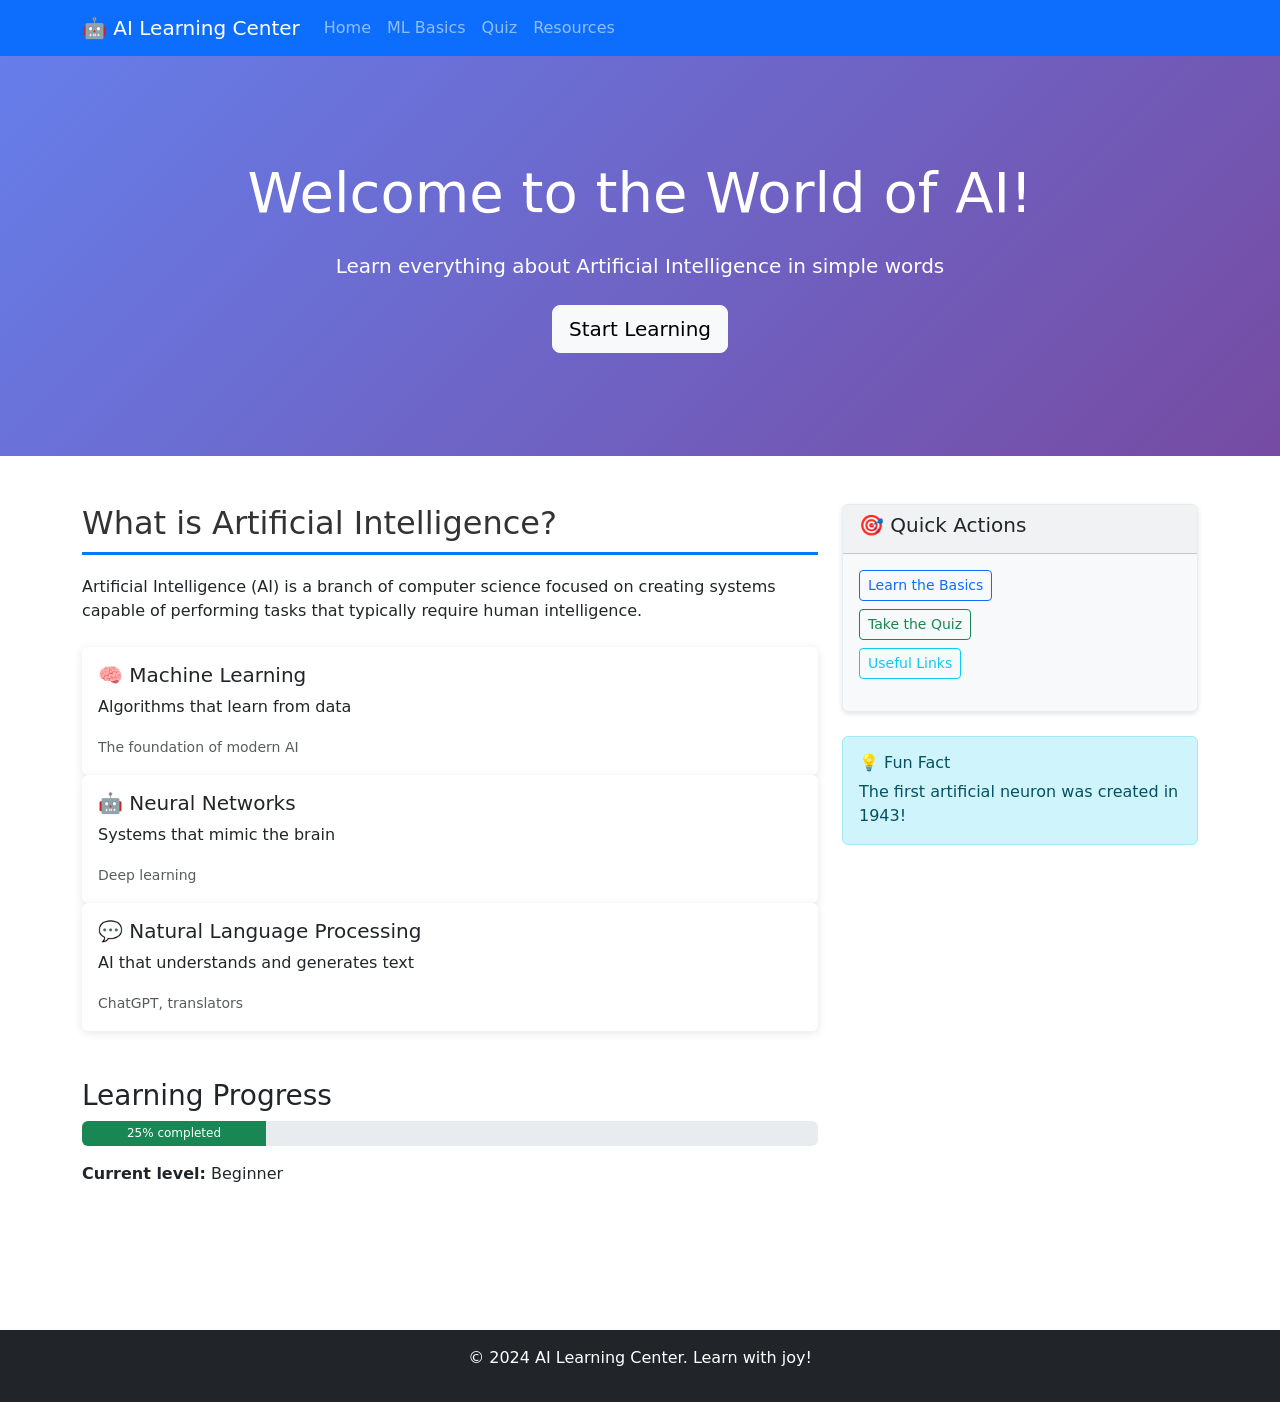
<file: week8/tarzaniuss-cs50-problems-2025-x-homepage/index.html>
<!DOCTYPE html>
<html lang="en">
    <head>
        <meta charset="UTF-8">
        <meta name="viewport" content="width=device-width, initial-scale=1.0">
        <link href="https://cdn.jsdelivr.net/npm/bootstrap@5.3.3/dist/css/bootstrap.min.css" rel="stylesheet" integrity="sha384-QWTKZyjpPEjISv5WaRU9OFeRpok6YctnYmDr5pNlyT2bRjXh0JMhjY6hW+ALEwIH" crossorigin="anonymous">
        <script src="https://code.jquery.com/jquery-3.5.1.slim.min.js" integrity="sha384-DfXdz2htPH0lsSSs5nCTpuj/zy4C+OGpamoFVy38MVBnE+IbbVYUew+OrCXaRkfj" crossorigin="anonymous"></script>
        <script src="https://cdn.jsdelivr.net/npm/bootstrap@4.5.3/dist/js/bootstrap.bundle.min.js" integrity="sha384-ho+j7jyWK8fNQe+A12Hb8AhRq26LrZ/JpcUGGOn+Y7RsweNrtN/tE3MoK7ZeZDyx" crossorigin="anonymous"></script>

        <link href="styles.css" rel="stylesheet">
        <title>My Webpage</title>
    </head>
    <body>
        <!-- Navigation -->
        <nav class="navbar navbar-expand-lg navbar-dark bg-primary">
            <div class="container">
                <a class="navbar-brand" href="index.html">🤖 AI Learning Center</a>
                <button class="navbar-toggler" type="button" data-toggle="collapse" data-target="#navbarNav">
                    <span class="navbar-toggler-icon"></span>
                </button>
                <div class="collapse navbar-collapse" id="navbarNav">
                    <ul class="navbar-nav ml-auto">
                        <li class="nav-item active">
                            <a class="nav-link" href="index.html">Home</a>
                        </li>
                        <li class="nav-item">
                            <a class="nav-link" href="basics.html">ML Basics</a>
                        </li>
                        <li class="nav-item">
                            <a class="nav-link" href="quiz.html">Quiz</a>
                        </li>
                        <li class="nav-item">
                            <a class="nav-link" href="resources.html">Resources</a>
                        </li>
                    </ul>
                </div>
            </div>
        </nav>

        <!-- Hero Section -->
        <header class="hero-section text-white text-center py-5">
            <div class="container">
                <h1 class="display-4 mb-4">Welcome to the World of AI!</h1>
                <p class="lead mb-4">Learn everything about Artificial Intelligence in simple words</p>
                <button class="btn btn-light btn-lg" onclick="showWelcomeAlert()">Start Learning</button>
            </div>
        </header>

        <!-- Main Content -->
        <main class="container my-5">
            <div class="row">
                <div class="col-lg-8">
                    <section class="mb-5">
                        <h2 class="section-title">What is Artificial Intelligence?</h2>
                        <p>Artificial Intelligence (AI) is a branch of computer science focused on creating systems capable of performing tasks that typically require human intelligence.</p>

                        <div class="card-deck mt-4">
                            <div class="card ai-card">
                                <div class="card-body">
                                    <h5 class="card-title">🧠 Machine Learning</h5>
                                    <p class="card-text">Algorithms that learn from data</p>
                                    <small class="text-muted">The foundation of modern AI</small>
                                </div>
                            </div>
                            <div class="card ai-card">
                                <div class="card-body">
                                    <h5 class="card-title">🤖 Neural Networks</h5>
                                    <p class="card-text">Systems that mimic the brain</p>
                                    <small class="text-muted">Deep learning</small>
                                </div>
                            </div>
                            <div class="card ai-card">
                                <div class="card-body">
                                    <h5 class="card-title">💬 Natural Language Processing</h5>
                                    <p class="card-text">AI that understands and generates text</p>
                                    <small class="text-muted">ChatGPT, translators</small>
                                </div>
                            </div>
                        </div>
                    </section>

                    <section class="mb-5">
                        <h3>Learning Progress</h3>
                        <div class="progress mb-3" style="height: 25px;">
                            <div class="progress-bar bg-success progress-bar-animated" role="progressbar" style="width: 25%">
                                25% completed
                            </div>
                        </div>
                        <p><strong>Current level:</strong> Beginner</p>
                    </section>
                </div>

                <aside class="col-lg-4">
                    <div class="card sidebar-card">
                        <div class="card-header">
                            <h5>🎯 Quick Actions</h5>
                        </div>
                        <div class="card-body">
                            <ul class="list-unstyled">
                                <li><a href="basics.html" class="btn btn-outline-primary btn-sm mb-2 btn-block">Learn the Basics</a></li>
                                <li><a href="quiz.html" class="btn btn-outline-success btn-sm mb-2 btn-block">Take the Quiz</a></li>
                                <li><a href="resources.html" class="btn btn-outline-info btn-sm btn-block">Useful Links</a></li>
                            </ul>
                        </div>
                    </div>

                    <div class="alert alert-info mt-4" role="alert">
                        <h6 class="alert-heading">💡 Fun Fact</h6>
                        <p class="mb-0">The first artificial neuron was created in 1943!</p>
                    </div>
                </aside>
            </div>
        </main>

        <!-- Footer -->
        <footer class="bg-dark text-white text-center py-3 mt-5">
            <div class="container">
                <p>&copy; 2024 AI Learning Center. Learn with joy!</p>
            </div>
        </footer>

        <!-- Custom JavaScript -->
        <script>
            function showWelcomeAlert() {
                alert('Welcome to AI Learning Center! Ready to start your journey into the world of Artificial Intelligence?');
            }

            // Progress bar animation on load
            window.addEventListener('load', function() {
                setTimeout(function() {
                    const progressBar = document.querySelector('.progress-bar');
                    progressBar.style.width = '25%';
                }, 1000);
            });
        </script>
    </body>
</html>
</file>
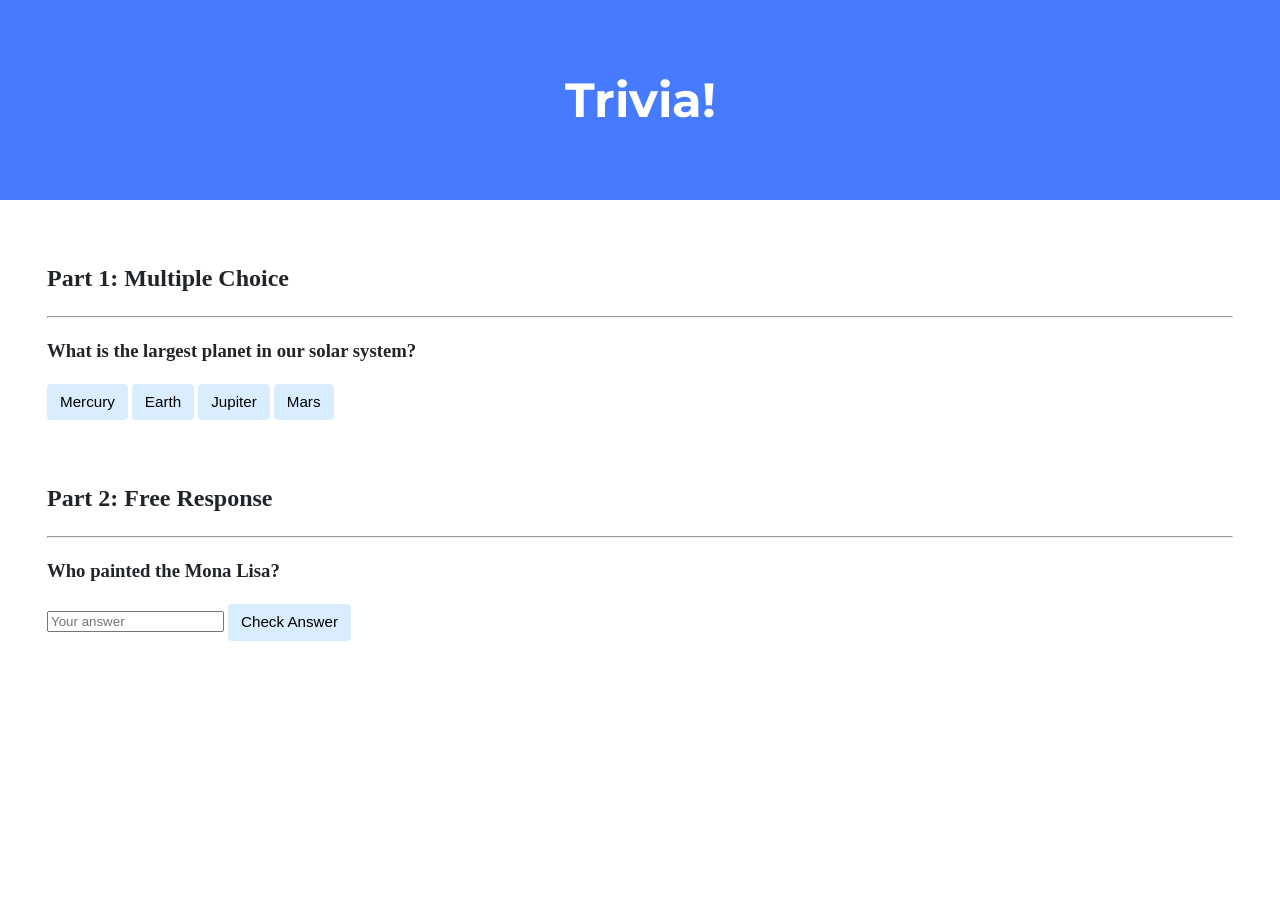
<file: week8/tarzaniuss-cs50-problems-2025-x-trivia/index.html>
<!DOCTYPE html>

<html lang="en">
    <head>
        <link href="https://fonts.googleapis.com/css2?family=Montserrat:wght@500&display=swap" rel="stylesheet">
        <link href="styles.css" rel="stylesheet">
        <title>Trivia!</title>
        <script>
            document.addEventListener('DOMContentLoaded', function () {
                const result = document.querySelector('#result');
                const correctId = 'jupiterButton';

                document.querySelectorAll('#part1 button').forEach(button => {
                    button.addEventListener('click', function () {
                        document.querySelectorAll('#part1 button').forEach(btn => btn.style.backgroundColor = '');

                        if (this.id === correctId) {
                            this.style.backgroundColor = 'green';
                            result.textContent = 'Correct!';
                        } else {
                            this.style.backgroundColor = 'red';
                            result.textContent = 'Incorrect';
                        }
                    });
                });

                const answer = document.querySelector('#answer');
                const input = document.querySelector('#part2 #userInput');
                const correctAnswer = 'leonardo da vinci';

                document.querySelector('#part2 #SubmitButton').addEventListener('click', function(){
                event.preventDefault();

                    if(input.value.toLowerCase() == correctAnswer)
                    {
                        input.style.backgroundColor = 'green';
                        answer.textContent = 'Correct!';
                    }
                    else
                    {
                        input.style.backgroundColor = 'red';
                        answer.textContent = 'Incorrect!';
                    }

                });
            });

        </script>
    </head>
    <body>
        <div class="header">
            <h1>Trivia!</h1>
        </div>

        <div class="container">
            <div id="part1" class="section">
                <h2>Part 1: Multiple Choice </h2>
                <hr>
                <h3>What is the largest planet in our solar system? </h3>
                <button id="mercuryButton">Mercury</button>
                <button id="earthButton">Earth</button>
                <button id="jupiterButton">Jupiter</button>
                <button id="marsButton">Mars</button>
                <p id="result"></p>
            </div>

            <div id="part2" class="section">
                <h2>Part 2: Free Response</h2>
                <hr>
                <h3>Who painted the Mona Lisa? </h3>
                    <input id="userInput" placeholder="Your answer">
                    <button id="SubmitButton">Check Answer</button>
                    <p id="answer"></p>
            </div>
        </div>
    </body>
</html>
</file>
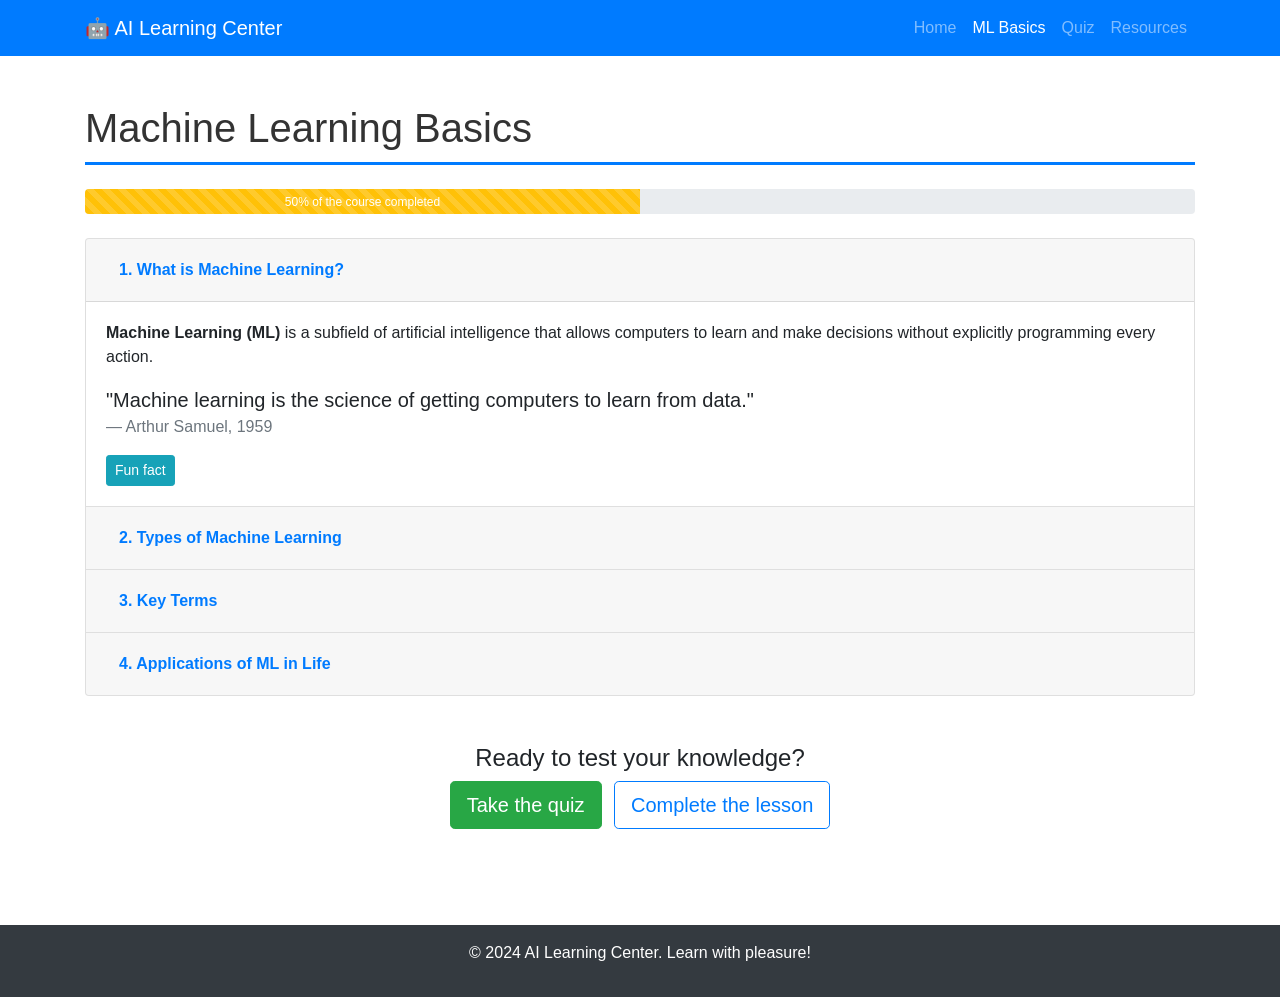
<file: week8/tarzaniuss-cs50-problems-2025-x-homepage/basics.html>
<!DOCTYPE html>
<html lang="en">
<head>
    <meta charset="UTF-8">
    <meta name="viewport" content="width=device-width, initial-scale=1.0">
    <title>Machine Learning Basics - AI Learning Center</title>

    <!-- Bootstrap CSS -->
    <link rel="stylesheet" href="https://cdn.jsdelivr.net/npm/bootstrap@4.5.3/dist/css/bootstrap.min.css" integrity="sha384-TX8t27EcRE3e/ihU7zmQxVncDAy5uIKz4rEkgIXeMed4M0jlfIDPvg6uqKI2xXr2" crossorigin="anonymous">
    <script src="https://code.jquery.com/jquery-3.5.1.slim.min.js" integrity="sha384-DfXdz2htPH0lsSSs5nCTpuj/zy4C+OGpamoFVy38MVBnE+IbbVYUew+OrCXaRkfj" crossorigin="anonymous"></script>
    <script src="https://cdn.jsdelivr.net/npm/bootstrap@4.5.3/dist/js/bootstrap.bundle.min.js" integrity="sha384-ho+j7jyWK8fNQe+A12Hb8AhRq26LrZ/JpcUGGOn+Y7RsweNrtN/tE3MoK7ZeZDyx" crossorigin="anonymous"></script>

    <!-- Custom CSS -->
    <link href="styles.css" rel="stylesheet">
</head>
<body>
    <!-- Navigation -->
    <nav class="navbar navbar-expand-lg navbar-dark bg-primary">
        <div class="container">
            <a class="navbar-brand" href="index.html">🤖 AI Learning Center</a>
            <button class="navbar-toggler" type="button" data-toggle="collapse" data-target="#navbarNav">
                <span class="navbar-toggler-icon"></span>
            </button>
            <div class="collapse navbar-collapse" id="navbarNav">
                <ul class="navbar-nav ml-auto">
                    <li class="nav-item">
                        <a class="nav-link" href="index.html">Home</a>
                    </li>
                    <li class="nav-item active">
                        <a class="nav-link" href="basics.html">ML Basics</a>
                    </li>
                    <li class="nav-item">
                        <a class="nav-link" href="quiz.html">Quiz</a>
                    </li>
                    <li class="nav-item">
                        <a class="nav-link" href="resources.html">Resources</a>
                    </li>
                </ul>
            </div>
        </div>
    </nav>

    <!-- Main Content -->
    <main class="container my-5">
        <div class="row">
            <div class="col-lg-12">
                <h1 class="section-title mb-4">Machine Learning Basics</h1>

                <!-- Progress tracking -->
                <div class="progress mb-4" style="height: 25px;">
                    <div class="progress-bar bg-warning progress-bar-striped progress-bar-animated" role="progressbar" style="width: 50%">
                        50% of the course completed
                    </div>
                </div>

                <!-- Accordion with ML concepts -->
                <div class="accordion" id="mlBasicsAccordion">

                    <!-- What is ML -->
                    <div class="card">
                        <div class="card-header" id="headingOne">
                            <h2 class="mb-0">
                                <button class="btn btn-link btn-block text-left" type="button" data-toggle="collapse" data-target="#collapseOne">
                                    <strong>1. What is Machine Learning?</strong>
                                </button>
                            </h2>
                        </div>
                        <div id="collapseOne" class="collapse show" data-parent="#mlBasicsAccordion">
                            <div class="card-body">
                                <p><strong>Machine Learning (ML)</strong> is a subfield of artificial intelligence that allows computers to learn and make decisions without explicitly programming every action.</p>
                                <blockquote class="blockquote">
                                    <p class="mb-0">"Machine learning is the science of getting computers to learn from data."</p>
                                    <footer class="blockquote-footer">Arthur Samuel, 1959</footer>
                                </blockquote>
                                <button class="btn btn-sm btn-info" onclick="showMLFact()">Fun fact</button>
                            </div>
                        </div>
                    </div>

                    <!-- Types of ML -->
                    <div class="card">
                        <div class="card-header" id="headingTwo">
                            <h2 class="mb-0">
                                <button class="btn btn-link btn-block text-left collapsed" type="button" data-toggle="collapse" data-target="#collapseTwo">
                                    <strong>2. Types of Machine Learning</strong>
                                </button>
                            </h2>
                        </div>
                        <div id="collapseTwo" class="collapse" data-parent="#mlBasicsAccordion">
                            <div class="card-body">
                                <div class="row">
                                    <div class="col-md-4">
                                        <div class="card ai-card h-100">
                                            <div class="card-body">
                                                <h5 class="card-title">📚 Supervised Learning</h5>
                                                <p class="card-text">The algorithm learns from examples with known answers</p>
                                                <small><em>Example: spam detection</em></small>
                                            </div>
                                        </div>
                                    </div>
                                    <div class="col-md-4">
                                        <div class="card ai-card h-100">
                                            <div class="card-body">
                                                <h5 class="card-title">🔍 Unsupervised Learning</h5>
                                                <p class="card-text">Finding hidden patterns in data</p>
                                                <small><em>Example: customer segmentation</em></small>
                                            </div>
                                        </div>
                                    </div>
                                    <div class="col-md-4">
                                        <div class="card ai-card h-100">
                                            <div class="card-body">
                                                <h5 class="card-title">🎮 Reinforcement Learning</h5>
                                                <p class="card-text">Learning through rewards and penalties</p>
                                                <small><em>Example: games, robotics</em></small>
                                            </div>
                                        </div>
                                    </div>
                                </div>
                            </div>
                        </div>
                    </div>

                    <!-- Key Terms -->
                    <div class="card">
                        <div class="card-header" id="headingThree">
                            <h2 class="mb-0">
                                <button class="btn btn-link btn-block text-left collapsed" type="button" data-toggle="collapse" data-target="#collapseThree">
                                    <strong>3. Key Terms</strong>
                                </button>
                            </h2>
                        </div>
                        <div id="collapseThree" class="collapse" data-parent="#mlBasicsAccordion">
                            <div class="card-body">
                                <dl class="row">
                                    <dt class="col-sm-3">Algorithm</dt>
                                    <dd class="col-sm-9">A set of rules for solving a problem</dd>

                                    <dt class="col-sm-3">Data</dt>
                                    <dd class="col-sm-9">Information used to train a model</dd>

                                    <dt class="col-sm-3">Model</dt>
                                    <dd class="col-sm-9">The result of training an algorithm on data</dd>

                                    <dt class="col-sm-3">Training</dt>
                                    <dd class="col-sm-9">The process of teaching a model with data</dd>

                                    <dt class="col-sm-3">Prediction</dt>
                                    <dd class="col-sm-9">The output of a trained model</dd>
                                </dl>
                            </div>
                        </div>
                    </div>

                    <!-- Applications -->
                    <div class="card">
                        <div class="card-header" id="headingFour">
                            <h2 class="mb-0">
                                <button class="btn btn-link btn-block text-left collapsed" type="button" data-toggle="collapse" data-target="#collapseFour">
                                    <strong>4. Applications of ML in Life</strong>
                                </button>
                            </h2>
                        </div>
                        <div id="collapseFour" class="collapse" data-parent="#mlBasicsAccordion">
                            <div class="card-body">
                                <ul class="list-group list-group-flush">
                                    <li class="list-group-item">🎵 Music recommendations (Spotify, YouTube Music)</li>
                                    <li class="list-group-item">🛒 Online shopping (Amazon, eBay)</li>
                                    <li class="list-group-item">🗺️ Navigation and maps (Google Maps, Waze)</li>
                                    <li class="list-group-item">📧 Email spam filtering</li>
                                    <li class="list-group-item">🏥 Medical diagnostics</li>
                                    <li class="list-group-item">🚗 Autonomous cars</li>
                                    <li class="list-group-item">💬 Translators (Google Translate)</li>
                                    <li class="list-group-item">🔍 Search engines</li>
                                </ul>
                            </div>
                        </div>
                    </div>
                </div>

                <!-- Interactive element -->
                <div class="text-center mt-5">
                    <h4>Ready to test your knowledge?</h4>
                    <a href="quiz.html" class="btn btn-success btn-lg">Take the quiz</a>
                    <button class="btn btn-outline-primary btn-lg ml-2" onclick="updateProgress()">Complete the lesson</button>
                </div>
            </div>
        </div>
    </main>

    <!-- Footer -->
    <footer class="bg-dark text-white text-center py-3 mt-5">
        <div class="container">
            <p>&copy; 2024 AI Learning Center. Learn with pleasure!</p>
        </div>
    </footer>



    <!-- Custom JavaScript -->
    <script>
        function showMLFact() {
            alert('Fun fact: The first machine learning algorithm (linear regression) was invented as early as 1805 by mathematician Adrien-Marie Legendre!');
        }

        function updateProgress() {
            const progressBar = document.querySelector('.progress-bar');
            progressBar.style.width = '75%';
            progressBar.textContent = '75% of the course completed';
            progressBar.classList.remove('bg-warning');
            progressBar.classList.add('bg-success');

            alert('Congratulations! You have successfully completed the lesson on the basics of machine learning.');
        }

        // Animation for card appearance on scroll
        window.addEventListener('scroll', function() {
            const cards = document.querySelectorAll('.ai-card');
            cards.forEach(card => {
                const rect = card.getBoundingClientRect();
                const isVisible = rect.top < window.innerHeight && rect.bottom > 0;

                if (isVisible) {
                    card.style.opacity = '1';
                    card.style.transform = 'translateY(0)';
                }
            });
        });
    </script>
</body>
</html>
</file>
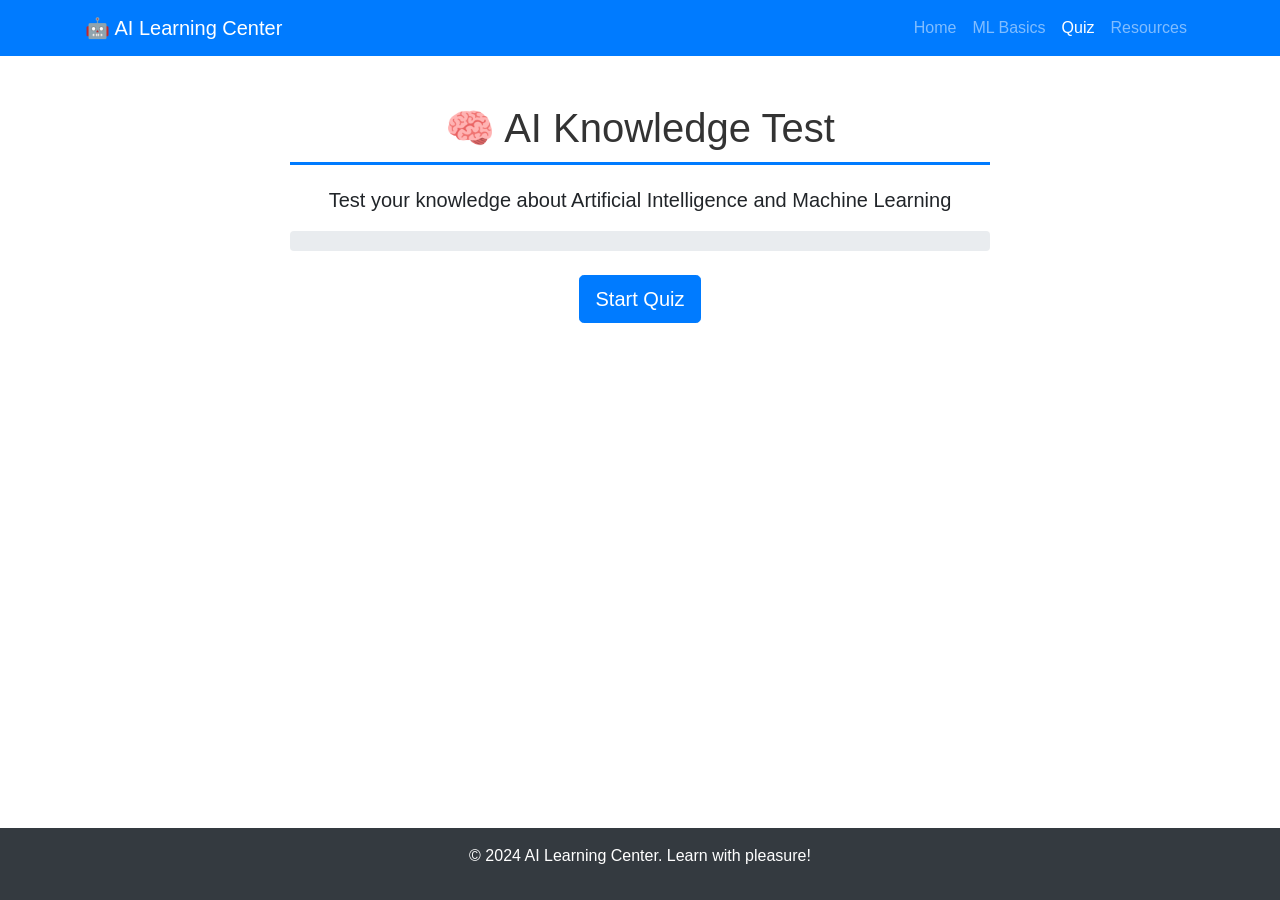
<file: week8/tarzaniuss-cs50-problems-2025-x-homepage/quiz.html>
<!DOCTYPE html>
<html lang="en">
<head>
    <meta charset="UTF-8">
    <meta name="viewport" content="width=device-width, initial-scale=1.0">
    <title>AI Quiz - AI Learning Center</title>

    <!-- Bootstrap CSS -->
    <link rel="stylesheet" href="https://cdn.jsdelivr.net/npm/bootstrap@4.5.3/dist/css/bootstrap.min.css" integrity="sha384-TX8t27EcRE3e/ihU7zmQxVncDAy5uIKz4rEkgIXeMed4M0jlfIDPvg6uqKI2xXr2" crossorigin="anonymous">
    <script src="https://code.jquery.com/jquery-3.5.1.slim.min.js" integrity="sha384-DfXdz2htPH0lsSSs5nCTpuj/zy4C+OGpamoFVy38MVBnE+IbbVYUew+OrCXaRkfj" crossorigin="anonymous"></script>
    <script src="https://cdn.jsdelivr.net/npm/bootstrap@4.5.3/dist/js/bootstrap.bundle.min.js" integrity="sha384-ho+j7jyWK8fNQe+A12Hb8AhRq26LrZ/JpcUGGOn+Y7RsweNrtN/tE3MoK7ZeZDyx" crossorigin="anonymous"></script>

    <!-- Custom CSS -->
    <link href="styles.css" rel="stylesheet">
</head>
<body>
    <!-- Navigation -->
    <nav class="navbar navbar-expand-lg navbar-dark bg-primary">
        <div class="container">
            <a class="navbar-brand" href="index.html">🤖 AI Learning Center</a>
            <button class="navbar-toggler" type="button" data-toggle="collapse" data-target="#navbarNav">
                <span class="navbar-toggler-icon"></span>
            </button>
            <div class="collapse navbar-collapse" id="navbarNav">
                <ul class="navbar-nav ml-auto">
                    <li class="nav-item">
                        <a class="nav-link" href="index.html">Home</a>
                    </li>
                    <li class="nav-item">
                        <a class="nav-link" href="basics.html">ML Basics</a>
                    </li>
                    <li class="nav-item active">
                        <a class="nav-link" href="quiz.html">Quiz</a>
                    </li>
                    <li class="nav-item">
                        <a class="nav-link" href="resources.html">Resources</a>
                    </li>
                </ul>
            </div>
        </div>
    </nav>

    <!-- Main Content -->
    <main class="container my-5">
        <div class="quiz-container">
            <div class="text-center mb-4">
                <h1 class="section-title">🧠 AI Knowledge Test</h1>
                <p class="lead">Test your knowledge about Artificial Intelligence and Machine Learning</p>

                <!-- Quiz Progress -->
                <div class="progress mb-3" style="height: 20px;">
                    <div class="progress-bar bg-info" role="progressbar" style="width: 0%" id="quizProgress">
                        Question 0 of 5
                    </div>
                </div>

                <!-- Score Display -->
                <div class="score-display mb-3" id="scoreDisplay" style="display: none;">
                    Your score: <span id="currentScore">0</span>/5
                </div>
            </div>

            <!-- Quiz Questions Container -->
            <div id="quizContainer">
            </div>

            <!-- Quiz Controls -->
            <div class="text-center mt-4">
                <button class="btn btn-primary btn-lg" id="startQuizBtn" onclick="startQuiz()">
                    Start Quiz
                </button>
                <button class="btn btn-success btn-lg" id="nextQuestionBtn" onclick="nextQuestion()" style="display: none;">
                    Next Question
                </button>
                <button class="btn btn-info btn-lg" id="showResultsBtn" onclick="showResults()" style="display: none;">
                    Show Results
                </button>
                <button class="btn btn-outline-secondary btn-lg" id="restartQuizBtn" onclick="restartQuiz()" style="display: none;">
                    Try Again
                </button>
            </div>

            <!-- Results Modal -->
            <div class="modal fade" id="resultsModal" tabindex="-1" role="dialog">
                <div class="modal-dialog" role="document">
                    <div class="modal-content">
                        <div class="modal-header">
                            <h5 class="modal-title">🎉 Quiz Results</h5>
                            <button type="button" class="close" data-dismiss="modal">
                                <span>&times;</span>
                            </button>
                        </div>
                        <div class="modal-body" id="modalResults">
                            <!-- Results content will be inserted here -->
                        </div>
                        <div class="modal-footer">
                            <button type="button" class="btn btn-secondary" data-dismiss="modal">Close</button>
                            <a href="resources.html" class="btn btn-primary">Learn More</a>
                        </div>
                    </div>
                </div>
            </div>
        </div>
    </main>

    <!-- Footer -->
    <footer class="bg-dark text-white text-center py-3 mt-5">
        <div class="container">
            <p>&copy; 2024 AI Learning Center. Learn with pleasure!</p>
        </div>
    </footer>


    <!-- Custom JavaScript for Quiz -->
    <script>
        // Quiz data
        const quizQuestions = [
            {
                question: "What does the abbreviation 'AI' mean?",
                options: ["Artificial Intelligence", "Automated Integration", "Advanced Interface", "Algorithmic Implementation"],
                correct: 0,
                explanation: "AI means Artificial Intelligence — a branch of computer science."
            },
            {
                question: "Which type of learning requires labeled data (correct answers)?",
                options: ["Unsupervised Learning", "Supervised Learning", "Reinforcement Learning", "Deep Learning"],
                correct: 1,
                explanation: "Supervised learning uses data with known correct answers."
            },
            {
                question: "What is a neural network?",
                options: ["The Internet for robots", "A system that mimics the brain's work", "A database", "An operating system"],
                correct: 1,
                explanation: "A neural network is a system of artificial neurons that mimics the human brain."
            },
            {
                question: "Which algorithm is often used for recommendations on Netflix or YouTube?",
                options: ["Linear Regression", "Machine Learning", "Quantum Algorithms", "Binary Search"],
                correct: 1,
                explanation: "Machine learning algorithms analyze your preferences and recommend similar content."
            },
            {
                question: "Which is NOT an example of AI application?",
                options: ["Google Translate", "Calculator", "Face Recognition", "Voice Assistants"],
                correct: 1,
                explanation: "A regular calculator performs simple calculations without AI."
            }
        ];

        let currentQuestion = 0;
        let score = 0;
        let userAnswers = [];
        let quizStarted = false;

        function startQuiz() {
            quizStarted = true;
            currentQuestion = 0;
            score = 0;
            userAnswers = [];

            document.getElementById('startQuizBtn').style.display = 'none';
            document.getElementById('scoreDisplay').style.display = 'block';

            showQuestion();
            updateProgress();
        }

        function showQuestion() {
            if (currentQuestion < quizQuestions.length) {
                const question = quizQuestions[currentQuestion];
                const container = document.getElementById('quizContainer');

                container.innerHTML = `
                    <div class="question-card" id="currentQuestionCard">
                        <h4 class="mb-3">Question ${currentQuestion + 1}:</h4>
                        <p class="lead mb-4">${question.question}</p>
                        <div class="options-container">
                            ${question.options.map((option, index) => `
                                <button class="option-btn" onclick="selectOption(${index})" data-option="${index}">
                                    ${String.fromCharCode(65 + index)}. ${option}
                                </button>
                            `).join('')}
                        </div>
                        <div class="explanation mt-3" id="explanation" style="display: none;">
                            <div class="alert alert-info">
                                <strong>Explanation:</strong> <span id="explanationText"></span>
                            </div>
                        </div>
                    </div>
                `;
            }
        }

        function selectOption(selectedIndex) {
            const question = quizQuestions[currentQuestion];
            const options = document.querySelectorAll('.option-btn');
            const currentCard = document.getElementById('currentQuestionCard');

            options.forEach(option => {
                option.disabled = true;
                option.classList.remove('selected');
            });

            options[selectedIndex].classList.add('selected');

            if (selectedIndex === question.correct) {
                score++;
                currentCard.classList.add('correct');
                options[selectedIndex].style.backgroundColor = '#28a745';
                options[selectedIndex].style.borderColor = '#28a745';
            } else {
                currentCard.classList.add('incorrect');
                options[selectedIndex].style.backgroundColor = '#dc3545';
                options[selectedIndex].style.borderColor = '#dc3545';
                options[question.correct].style.backgroundColor = '#28a745';
                options[question.correct].style.borderColor = '#28a745';
            }

            userAnswers[currentQuestion] = selectedIndex;

            document.getElementById('explanation').style.display = 'block';
            document.getElementById('explanationText').textContent = question.explanation;

            document.getElementById('currentScore').textContent = score;

            if (currentQuestion < quizQuestions.length - 1) {
                document.getElementById('nextQuestionBtn').style.display = 'inline-block';
            } else {
                document.getElementById('showResultsBtn').style.display = 'inline-block';
            }
        }

        function nextQuestion() {
            currentQuestion++;
            document.getElementById('nextQuestionBtn').style.display = 'none';
            showQuestion();
            updateProgress();
        }

        function updateProgress() {
            const progress = ((currentQuestion + 1) / quizQuestions.length) * 100;
            const progressBar = document.getElementById('quizProgress');
            progressBar.style.width = progress + '%';
            progressBar.textContent = `Question ${currentQuestion + 1} of ${quizQuestions.length}`;
        }

        function showResults() {
            const percentage = Math.round((score / quizQuestions.length) * 100);
            let resultMessage = '';
            let resultClass = '';

            if (percentage >= 80) {
                resultMessage = 'Excellent! You know AI very well! 🏆';
                resultClass = 'text-success';
            } else if (percentage >= 60) {
                resultMessage = 'Good! Your knowledge is at a solid level! 👍';
                resultClass = 'text-info';
            } else {
                resultMessage = 'Not bad, but there’s room for improvement! 📚';
                resultClass = 'text-warning';
            }

            document.getElementById('modalResults').innerHTML = `
                <div class="text-center">
                    <h3 class="${resultClass}">${resultMessage}</h3>
                    <div class="score-display my-3">
                        ${score} out of ${quizQuestions.length} correct answers (${percentage}%)
                    </div>
                    <div class="progress mb-3" style="height: 30px;">
                        <div class="progress-bar ${percentage >= 80 ? 'bg-success' : percentage >= 60 ? 'bg-info' : 'bg-warning'}"
                             role="progressbar" style="width: ${percentage}%">
                            ${percentage}%
                        </div>
                    </div>
                    <p>Keep studying AI to become a true expert!</p>
                </div>
            `;

            $('#resultsModal').modal('show');
            document.getElementById('showResultsBtn').style.display = 'none';
            document.getElementById('restartQuizBtn').style.display = 'inline-block';
        }

        function restartQuiz() {
            currentQuestion = 0;
            score = 0;
            userAnswers = [];
            quizStarted = false;

            document.getElementById('quizContainer').innerHTML = '';
            document.getElementById('startQuizBtn').style.display = 'inline-block';
            document.getElementById('nextQuestionBtn').style.display = 'none';
            document.getElementById('showResultsBtn').style.display = 'none';
            document.getElementById('restartQuizBtn').style.display = 'none';
            document.getElementById('scoreDisplay').style.display = 'none';

            const progressBar = document.getElementById('quizProgress');
            progressBar.style.width = '0%';
            progressBar.textContent = 'Question 0 of 5';
        }

        window.addEventListener('load', function() {
            const title = document.querySelector('.section-title');
            title.style.opacity = '0';
            title.style.transform = 'translateY(-20px)';

            setTimeout(function() {
                title.style.transition = 'all 0.5s ease';
                title.style.opacity = '1';
                title.style.transform = 'translateY(0)';
            }, 200);
        });
    </script>
</body>
</html>
</file>
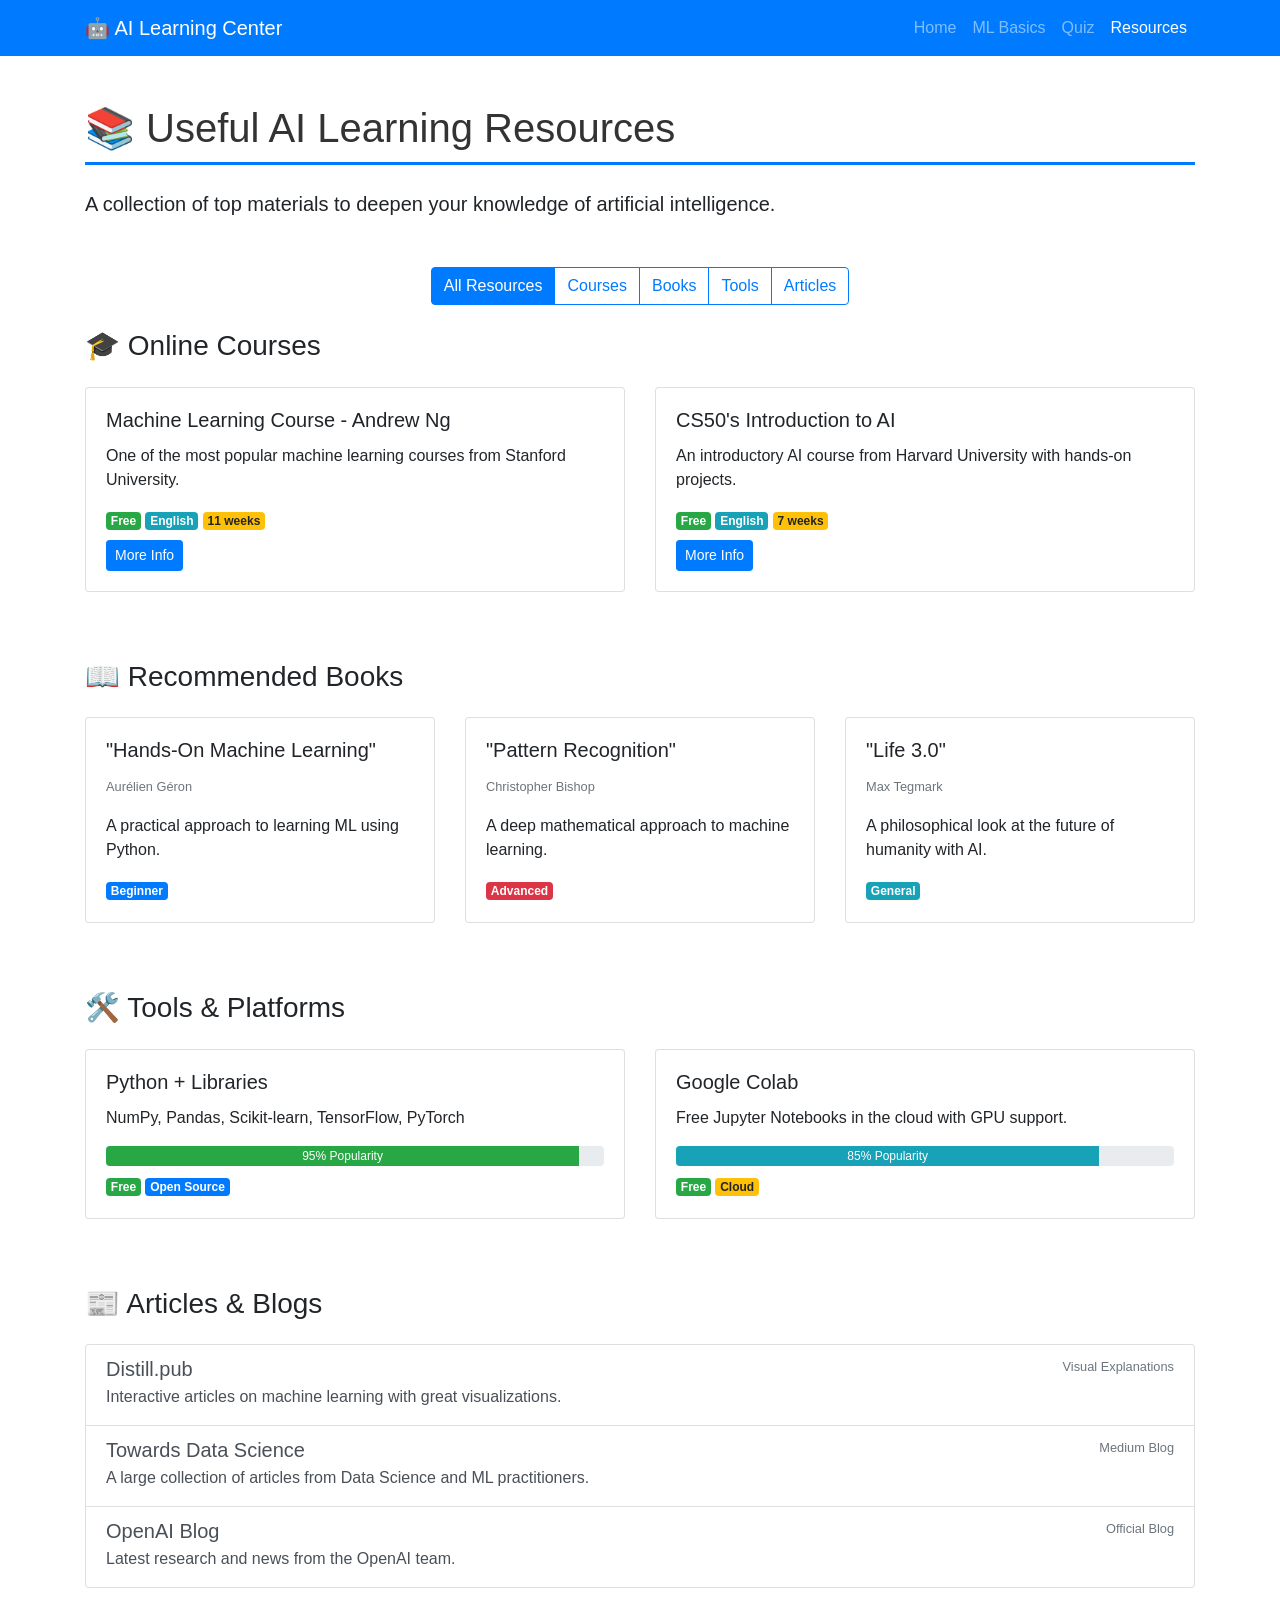
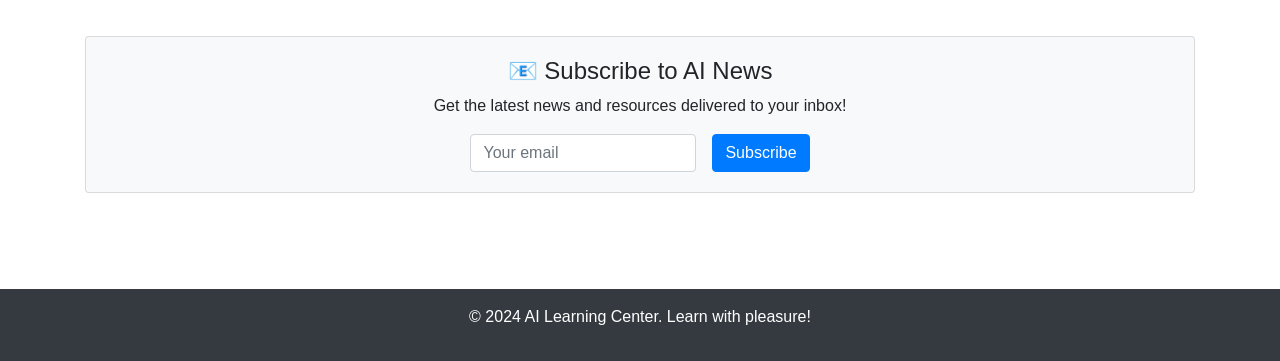
<file: week8/tarzaniuss-cs50-problems-2025-x-homepage/resources.html>
<!DOCTYPE html>
<html lang="en">
<head>
    <meta charset="UTF-8">
    <meta name="viewport" content="width=device-width, initial-scale=1.0">
    <title>Useful Resources - AI Learning Center</title>

    <!-- Bootstrap CSS -->
    <link rel="stylesheet" href="https://cdn.jsdelivr.net/npm/bootstrap@4.5.3/dist/css/bootstrap.min.css" crossorigin="anonymous">
    <script src="https://code.jquery.com/jquery-3.5.1.slim.min.js" crossorigin="anonymous"></script>
    <script src="https://cdn.jsdelivr.net/npm/bootstrap@4.5.3/dist/js/bootstrap.bundle.min.js" crossorigin="anonymous"></script>

    <!-- Custom CSS -->
    <link href="styles.css" rel="stylesheet">
</head>
<body>
    <!-- Navigation -->
    <nav class="navbar navbar-expand-lg navbar-dark bg-primary">
        <div class="container">
            <a class="navbar-brand" href="index.html">🤖 AI Learning Center</a>
            <button class="navbar-toggler" type="button" data-toggle="collapse" data-target="#navbarNav">
                <span class="navbar-toggler-icon"></span>
            </button>
            <div class="collapse navbar-collapse" id="navbarNav">
                <ul class="navbar-nav ml-auto">
                    <li class="nav-item">
                        <a class="nav-link" href="index.html">Home</a>
                    </li>
                    <li class="nav-item">
                        <a class="nav-link" href="basics.html">ML Basics</a>
                    </li>
                    <li class="nav-item">
                        <a class="nav-link" href="quiz.html">Quiz</a>
                    </li>
                    <li class="nav-item active">
                        <a class="nav-link" href="resources.html">Resources</a>
                    </li>
                </ul>
            </div>
        </div>
    </nav>

    <!-- Main Content -->
    <main class="container my-5">
        <div class="row">
            <div class="col-lg-12">
                <h1 class="section-title mb-4">📚 Useful AI Learning Resources</h1>
                <p class="lead mb-5">A collection of top materials to deepen your knowledge of artificial intelligence.</p>

                <!-- Filter buttons -->
                <div class="text-center mb-4">
                    <div class="btn-group" role="group">
                        <button type="button" class="btn btn-outline-primary active" onclick="filterResources('all')">All Resources</button>
                        <button type="button" class="btn btn-outline-primary" onclick="filterResources('courses')">Courses</button>
                        <button type="button" class="btn btn-outline-primary" onclick="filterResources('books')">Books</button>
                        <button type="button" class="btn btn-outline-primary" onclick="filterResources('tools')">Tools</button>
                        <button type="button" class="btn btn-outline-primary" onclick="filterResources('articles')">Articles</button>
                    </div>
                </div>

                <!-- Online Courses Section -->
                <section class="mb-5" data-category="courses">
                    <h3 class="mb-4">🎓 Online Courses</h3>
                    <div class="row">
                        <div class="col-md-6">
                            <div class="card resource-card">
                                <div class="card-body">
                                    <h5 class="card-title">Machine Learning Course - Andrew Ng</h5>
                                    <p class="card-text">One of the most popular machine learning courses from Stanford University.</p>
                                    <div class="mb-2">
                                        <span class="badge badge-success">Free</span>
                                        <span class="badge badge-info">English</span>
                                        <span class="badge badge-warning">11 weeks</span>
                                    </div>
                                    <button class="btn btn-primary btn-sm" onclick="showCourseInfo('andrew-ng')">More Info</button>
                                </div>
                            </div>
                        </div>
                        <div class="col-md-6">
                            <div class="card resource-card">
                                <div class="card-body">
                                    <h5 class="card-title">CS50's Introduction to AI</h5>
                                    <p class="card-text">An introductory AI course from Harvard University with hands-on projects.</p>
                                    <div class="mb-2">
                                        <span class="badge badge-success">Free</span>
                                        <span class="badge badge-info">English</span>
                                        <span class="badge badge-warning">7 weeks</span>
                                    </div>
                                    <button class="btn btn-primary btn-sm" onclick="showCourseInfo('cs50-ai')">More Info</button>
                                </div>
                            </div>
                        </div>
                    </div>
                </section>

                <!-- Books Section -->
                <section class="mb-5" data-category="books">
                    <h3 class="mb-4">📖 Recommended Books</h3>
                    <div class="row">
                        <div class="col-md-4">
                            <div class="card resource-card">
                                <div class="card-body">
                                    <h5 class="card-title">"Hands-On Machine Learning"</h5>
                                    <p class="card-text"><small class="text-muted">Aurélien Géron</small></p>
                                    <p class="card-text">A practical approach to learning ML using Python.</p>
                                    <span class="badge badge-primary">Beginner</span>
                                </div>
                            </div>
                        </div>
                        <div class="col-md-4">
                            <div class="card resource-card">
                                <div class="card-body">
                                    <h5 class="card-title">"Pattern Recognition"</h5>
                                    <p class="card-text"><small class="text-muted">Christopher Bishop</small></p>
                                    <p class="card-text">A deep mathematical approach to machine learning.</p>
                                    <span class="badge badge-danger">Advanced</span>
                                </div>
                            </div>
                        </div>
                        <div class="col-md-4">
                            <div class="card resource-card">
                                <div class="card-body">
                                    <h5 class="card-title">"Life 3.0"</h5>
                                    <p class="card-text"><small class="text-muted">Max Tegmark</small></p>
                                    <p class="card-text">A philosophical look at the future of humanity with AI.</p>
                                    <span class="badge badge-info">General</span>
                                </div>
                            </div>
                        </div>
                    </div>
                </section>

                <!-- Tools Section -->
                <section class="mb-5" data-category="tools">
                    <h3 class="mb-4">🛠️ Tools & Platforms</h3>
                    <div class="row">
                        <div class="col-md-6">
                            <div class="card resource-card">
                                <div class="card-body">
                                    <h5 class="card-title">Python + Libraries</h5>
                                    <p class="card-text">NumPy, Pandas, Scikit-learn, TensorFlow, PyTorch</p>
                                    <div class="progress mb-2" style="height: 20px;">
                                        <div class="progress-bar bg-success" role="progressbar" style="width: 95%">
                                            95% Popularity
                                        </div>
                                    </div>
                                    <span class="badge badge-success">Free</span>
                                    <span class="badge badge-primary">Open Source</span>
                                </div>
                            </div>
                        </div>
                        <div class="col-md-6">
                            <div class="card resource-card">
                                <div class="card-body">
                                    <h5 class="card-title">Google Colab</h5>
                                    <p class="card-text">Free Jupyter Notebooks in the cloud with GPU support.</p>
                                    <div class="progress mb-2" style="height: 20px;">
                                        <div class="progress-bar bg-info" role="progressbar" style="width: 85%">
                                            85% Popularity
                                        </div>
                                    </div>
                                    <span class="badge badge-success">Free</span>
                                    <span class="badge badge-warning">Cloud</span>
                                </div>
                            </div>
                        </div>
                    </div>
                </section>

                <!-- Articles & Blogs Section -->
                <section class="mb-5" data-category="articles">
                    <h3 class="mb-4">📰 Articles & Blogs</h3>
                    <div class="list-group">
                        <a href="#" class="list-group-item list-group-item-action" onclick="showArticleTooltip(event,this)">
                            <div class="d-flex w-100 justify-content-between">
                                <h5 class="mb-1">Distill.pub</h5>
                                <small class="text-muted">Visual Explanations</small>
                            </div>
                            <p class="mb-1">Interactive articles on machine learning with great visualizations.</p>
                        </a>
                        <a href="#" class="list-group-item list-group-item-action" onclick="showArticleTooltip(event,this)">
                            <div class="d-flex w-100 justify-content-between">
                                <h5 class="mb-1">Towards Data Science</h5>
                                <small class="text-muted">Medium Blog</small>
                            </div>
                            <p class="mb-1">A large collection of articles from Data Science and ML practitioners.</p>
                        </a>
                        <a href="#" class="list-group-item list-group-item-action" onclick="showArticleTooltip(event,this)">
                            <div class="d-flex w-100 justify-content-between">
                                <h5 class="mb-1">OpenAI Blog</h5>
                                <small class="text-muted">Official Blog</small>
                            </div>
                            <p class="mb-1">Latest research and news from the OpenAI team.</p>
                        </a>
                    </div>
                </section>

                <!-- Newsletter Subscription -->
                <div class="card bg-light mt-5">
                    <div class="card-body text-center">
                        <h4>📧 Subscribe to AI News</h4>
                        <p>Get the latest news and resources delivered to your inbox!</p>
                        <form class="form-inline justify-content-center" onsubmit="subscribeNewsletter(event)">
                            <div class="form-group mx-2">
                                <label for="emailInput" class="sr-only">Email</label>
                                <input type="email" class="form-control" id="emailInput" placeholder="Your email" required>
                            </div>
                            <button type="submit" class="btn btn-primary mx-2">Subscribe</button>
                        </form>
                    </div>
                </div>
            </div>
        </div>
    </main>

    <!-- Footer -->
    <footer class="bg-dark text-white text-center py-3 mt-5">
        <div class="container">
            <p>&copy; 2024 AI Learning Center. Learn with pleasure!</p>
        </div>
    </footer>



    <!-- Custom JavaScript -->
    <script>
        // Filter resources by category
        function filterResources(category) {
            const sections = document.querySelectorAll('section[data-category]');
            const buttons = document.querySelectorAll('.btn-group .btn');

            buttons.forEach(btn => {
                btn.classList.remove('active');
                if (btn.textContent.toLowerCase().includes(category) ||
                   (category === 'all' && btn.textContent === 'All Resources')) {
                    btn.classList.add('active');
                }
            });

            sections.forEach(section => {
                if (category === 'all' || section.getAttribute('data-category') === category) {
                    section.style.display = 'block';
                    section.style.opacity = '0';
                    setTimeout(() => {
                        section.style.transition = 'opacity 0.5s ease';
                        section.style.opacity = '1';
                    }, 100);
                } else {
                    section.style.display = 'none';
                }
            });
        }

        function showCourseInfo(courseId) {
            const courseInfo = {
                'andrew-ng': {
                    title: 'Machine Learning Course by Andrew Ng',
                    description: 'This course covers the basics of machine learning, linear and logistic regression, neural networks, and recommender systems.',
                    duration: '11 weeks',
                    effort: '5-7 hours per week'
                },
                'cs50-ai': {
                    title: 'CS50s Introduction to Artificial Intelligence',
                    description: 'Learn AI concepts and algorithms through hands-on projects: search, knowledge, uncertainty, optimization, and machine learning.',
                    duration: '7 weeks',
                    effort: '10-20 hours per week'
                }
            };

            const course = courseInfo[courseId];
            if (course) {
                alert(`${course.title}\n\n${course.description}\n\nDuration: ${course.duration}\nEffort: ${course.effort}`);
            }
        }

        function showArticleTooltip(event, element) {
            event.preventDefault();
            const tooltips = {
                'Distill.pub': 'Distill.pub is a journal focused on clear explanations of machine learning with interactive visualizations.',
                'Towards Data Science': 'One of the largest Medium blogs dedicated to Data Science with thousands of articles from experts.',
                'OpenAI Blog': 'The official OpenAI blog with the latest AI research.'
            };

            const title = element.querySelector('h5').textContent;
            const tooltip = tooltips[title];

            if (tooltip) {
                const existingTooltip = document.querySelector('.custom-tooltip');
                if (existingTooltip) existingTooltip.remove();

                const tooltipElement = document.createElement('div');
                tooltipElement.className = 'alert alert-info custom-tooltip mt-2';
                tooltipElement.textContent = tooltip;
                element.appendChild(tooltipElement);


            }
        }

        function subscribeNewsletter(event) {
            event.preventDefault();
            const email = document.getElementById('emailInput').value;

            if (email) {
                alert(`Thank you for subscribing! A confirmation has been sent to ${email}`);
                document.getElementById('emailInput').value = '';
            }
        }

        function revealCards() {
            const cards = document.querySelectorAll('.resource-card');
            const windowHeight = window.innerHeight;

            cards.forEach(card => {
                const elementTop = card.getBoundingClientRect().top;
                const elementVisible = 150;

                if (elementTop < windowHeight - elementVisible) {
                    card.style.opacity = '1';
                    card.style.transform = 'translateY(0)';
                }
            });
        }

        window.addEventListener('scroll', function() {
            const cards = document.querySelectorAll('.resource-card');
            const windowHeight = window.innerHeight;

            cards.forEach(card => {
                const elementTop = card.getBoundingClientRect().top;
                const elementVisible = 150;

                if (elementTop < windowHeight - elementVisible) {
                    card.style.opacity = '1';
                    card.style.transform = 'translateY(0)';
                }
            });
        });

        window.addEventListener('load', function() {
            const cards = document.querySelectorAll('.resource-card');
            cards.forEach(card => {
                card.style.opacity = '0';
                card.style.transform = 'translateY(20px)';
                card.style.transition = 'all 0.6s ease';
            });
                revealCards();
        });
    </script>
</body>
</html>
</file>
<file: week8/tarzaniuss-cs50-problems-2025-x-homepage/styles.css>
html, body {
    height: 100%;
    margin: 0;
    padding: 0;
}

body {
    display: flex;
    flex-direction: column;
    min-height: 100vh;
}

main {
    flex: 1;
}

.hero-section {
    background: linear-gradient(135deg, #667eea 0%, #764ba2 100%);
    min-height: 400px;
    display: flex;
    align-items: center;
}

.section-title {
    color: #333;
    border-bottom: 3px solid #007bff;
    padding-bottom: 10px;
    margin-bottom: 20px;
}

.ai-card {
    transition: transform 0.3s ease, box-shadow 0.3s ease;
    border: none;
    box-shadow: 0 2px 10px rgba(0,0,0,0.1);
}

.ai-card:hover {
    transform: translateY(-5px);
    box-shadow: 0 5px 20px rgba(0,0,0,0.2);
}

.sidebar-card {
    background: #f8f9fa;
    border: 1px solid #e9ecef;
    box-shadow: 0 2px 5px rgba(0,0,0,0.1);
}

.quiz-container {
    max-width: 700px;
    margin: 0 auto;
}

.question-card {
    border: 2px solid #e9ecef;
    border-radius: 10px;
    padding: 20px;
    margin-bottom: 20px;
    background: white;
}

.question-card.correct {
    border-color: #28a745;
    background-color: #d4edda;
}

.question-card.incorrect {
    border-color: #dc3545;
    background-color: #f8d7da;
}

.option-btn {
    width: 100%;
    text-align: left;
    margin-bottom: 10px;
    padding: 12px 15px;
    border: 2px solid #e9ecef;
    background: white;
    border-radius: 8px;
    transition: all 0.3s ease;
}

.option-btn:hover {
    background: #f8f9fa;
    border-color: #007bff;
}

.option-btn.selected {
    background: #007bff;
    color: white;
    border-color: #007bff;
}

.score-display {
    font-size: 1.5rem;
    font-weight: bold;
    color: #28a745;
}

.resource-card {
    margin-bottom: 20px;
    transition: transform 0.2s ease;
}

.resource-card:hover {
    transform: scale(1.02);
}

@media (max-width: 768px) {
    .hero-section {
        min-height: 300px;
    }

    .hero-section h1 {
        font-size: 2.5rem;
    }

    .card-deck .card {
        margin-bottom: 20px;
    }
}
</file>
<file: week8/tarzaniuss-cs50-problems-2025-x-trivia/styles.css>
body {
    background-color: #fff;
    color: #212529;
    font-size: 1rem;
    font-weight: 400;
    line-height: 1.5;
    margin: 0;
    text-align: left;
}

.container {
    margin-left: auto;
    margin-right: auto;
    padding-left: 15px;
    padding-right: 15px;
}

.header {
    background-color: #477bff;
    color: #fff;
    margin-bottom: 2rem;
    padding: 2rem 1rem;
    text-align: center;
}

.section {
    padding: 0.5rem 2rem 1rem 2rem;
}

.section:hover {
    background-color: #f5f5f5;
    transition: color 2s ease-in-out, background-color 0.15s ease-in-out;
}

h1 {
    font-family: 'Montserrat', sans-serif;
    font-size: 48px;
}

button, input[type="submit"] {
    background-color: #d9edff;
    border: 1px solid transparent;
    border-radius: 0.25rem;
    font-size: 0.95rem;
    font-weight: 400;
    line-height: 1.5;
    padding: 0.375rem 0.75rem;
    text-align: center;
    transition: color 0.15s ease-in-out, background-color 0.15s ease-in-out, border-color 0.15s ease-in-out, box-shadow 0.15s ease-in-out;
    vertical-align: middle;
}


input[type="text"] {
    line-height: 1.8;
    width: 25%;
}

input[type="text"]:hover {
    background-color: #f5f5f5;
    transition: color 2s ease-in-out, background-color 0.15s ease-in-out;
}
</file>
